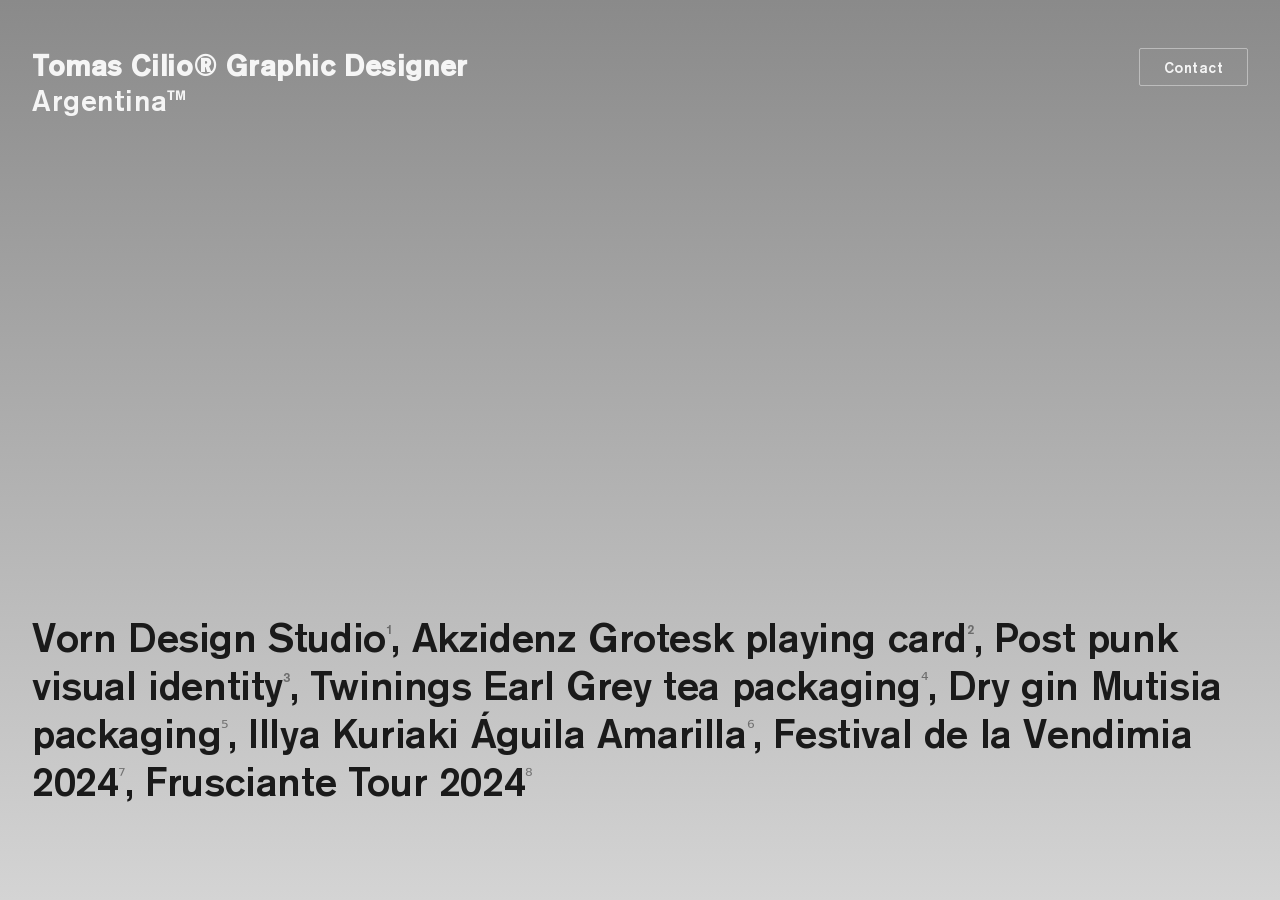
<file: docs/index.html>
<!DOCTYPE html>
<html lang="es">
<head>
    <link rel="icon" type="image/png" href="img/favicon.png">
    <meta charset="UTF-8">
    <meta name="viewport" content="width=device-width, initial-scale=1.0">
    <title>Tomas Cilio® – Graphic Designer</title>

    <link rel="stylesheet" href="estilos.css">
<!-- Google Tag Manager -->
<script>(function(w,d,s,l,i){w[l]=w[l]||[];w[l].push({'gtm.start':
new Date().getTime(),event:'gtm.js'});var f=d.getElementsByTagName(s)[0],
j=d.createElement(s),dl=l!='dataLayer'?'&l='+l:'';j.async=true;j.src=
'https://www.googletagmanager.com/gtm.js?id='+i+dl;f.parentNode.insertBefore(j,f);
})(window,document,'script','dataLayer','GTM-KZR62ZDW');</script>
<!-- End Google Tag Manager -->
</head>
<body>
    <!-- Google Tag Manager (noscript) -->
<noscript><iframe src="https://www.googletagmanager.com/ns.html?id=GTM-KZR62ZDW"
height="0" width="0" style="display:none;visibility:hidden"></iframe></noscript>
<!-- End Google Tag Manager (noscript) -->
    <!-- Header -->
    <header>
        <div class="header-left">
            <div class="name">Tomas Cilio® Graphic Designer</div>
            <div class="location">Argentina™</div>
        </div>
        <button class="contact-btn" id="contactBtn">Contact</button>
    </header>

    <!-- Contact Modal -->
    <div class="modal-overlay" id="modalOverlay">
        <div class="modal-card">
            <button class="close-btn" id="closeBtn" aria-label="Cerrar">×</button>
            <div class="name">Tomas Cilio® Graphic Designer</div>
            <div class="info">
                +54 11 3309-1489<br>
                Email: ciliotomas@gmail.com<br>
                Instagram: @tomascilio
            </div>
            <div class="copyright">©2026 Buenos Aires, Arg</div>
        </div>
    </div>

    <!-- Projects Section -->
    <section class="projects-section">
        <div class="projects-list">
            <a class="project-link" data-project="vorn">Vorn Design Studio<span class="project-number">¹</span></a>,
            <a class="project-link" data-project="Naipes">Akzidenz Grotesk playing card<span class="project-number">²</span></a>,
            <a class="project-link" data-project="postpunk">Post punk visual identity<span class="project-number">³</span></a>,
            <a class="project-link" data-project="twinings">Twinings Earl Grey tea packaging<span class="project-number">⁴</span></a>,
            <a class="project-link" data-project="mutisia">Dry gin Mutisia packaging<span class="project-number">⁵</span></a>,
            <a class="project-link" data-project="illya">Illya Kuriaki Águila Amarilla<span class="project-number">⁶</span></a>,
            <a class="project-link" data-project="vendimia">Festival de la Vendimia 2024<span class="project-number">⁷</span></a>,
            <a class="project-link" data-project="frusciante">Frusciante Tour 2024<span class="project-number">⁸</span></a>
        </div>
    </section>

    <!-- Project Viewer (Overlay) -->
    <div class="project-viewer" id="projectViewer">
        <div class="project-content" id="projectContent">
            <div class="project-images" id="projectImages"></div>
        </div>
    </div>

    <script>
        // ========================================
        // MODAL FUNCTIONALITY
        // ========================================
        const modalOverlay = document.getElementById('modalOverlay');
        const contactBtn = document.getElementById('contactBtn');
        const closeBtn = document.getElementById('closeBtn');

        // Open modal
        contactBtn.addEventListener('click', () => {
            modalOverlay.classList.add('active');
        });

        // Close modal on button click
        closeBtn.addEventListener('click', () => {
            modalOverlay.classList.remove('active');
        });

        // Close modal on overlay click
        modalOverlay.addEventListener('click', (e) => {
            if (e.target === modalOverlay) {
                modalOverlay.classList.remove('active');
            }
        });
// Cambiar texto del botón en responsive
function updateContactButton() {
    if (window.innerWidth <= 768) {
        contactBtn.textContent = '⋯';
    } else {
        contactBtn.textContent = 'Contact';
    }
}

// Ejecutar al cargar y al redimensionar
updateContactButton();
window.addEventListener('resize', updateContactButton);
        // ========================================
        // PROJECT VIEWER FUNCTIONALITY
        // ========================================
        const projectLinks = document.querySelectorAll('.project-link');
        const projectViewer = document.getElementById('projectViewer');
        const projectContent = document.getElementById('projectContent');
        const projectImages = document.getElementById('projectImages');

        // Project image data (3 images per project)
        const projectImageCount = {
            vorn: 18,
            Naipes:4,
            postpunk: 10,
            twinings: 8,
            mutisia: 8,
            illya: 6,
            vendimia: 4,
            frusciante: 7,
        };

        // Open project viewer
        projectLinks.forEach(link => {
            link.addEventListener('click', (e) => {
                e.preventDefault();
                const projectId = link.getAttribute('data-project');
                
                openProjectViewer(projectId);
            });
        });

      function openProjectViewer(projectId) {
    // Clear previous images
    projectImages.innerHTML = '';
    
    // Proyectos que NO tienen primera imagen ancha
    const noWideFirstImage = ['postpunk'];
    
    // Load project images  
    const imageCount = projectImageCount[projectId];
    for (let i = 1; i <= imageCount; i++) {
        const imageDiv = document.createElement('div');
        imageDiv.className = 'project-image';
        
        // Si es la primera imagen Y el proyecto NO está en la lista de excepciones
        if (i === 1 && !noWideFirstImage.includes(projectId)) {
            imageDiv.classList.add('wide-image');
        }
        
        // Crear elemento img real
        const img = document.createElement('img');
        img.src = `img/${projectId}-0${i}.jpg`;
        img.alt = `${projectId} image ${i}`;
        img.style.width = '100%';
        img.style.height = 'auto';
        img.style.display = 'block';
        imageDiv.appendChild(img);
        
        projectImages.appendChild(imageDiv);
    }
    
    // Show viewer
    projectViewer.classList.add('active');
    projectViewer.scrollTop = 0;
    document.body.classList.add('no-scroll');
}


        // Close project viewer when clicking outside images
projectViewer.addEventListener('click', (e) => {
    // Close if NOT clicking on an image
    if (!e.target.closest('.project-image')) {
        closeProjectViewer();
    }
});

        function closeProjectViewer() {
            projectViewer.classList.remove('active');
            document.body.classList.remove('no-scroll');
        }

        // Close on Escape key
        document.addEventListener('keydown', (e) => {
            if (e.key === 'Escape' && projectViewer.classList.contains('active')) {
                closeProjectViewer();
            }
        });
    </script>
</body>
</html>
</file>
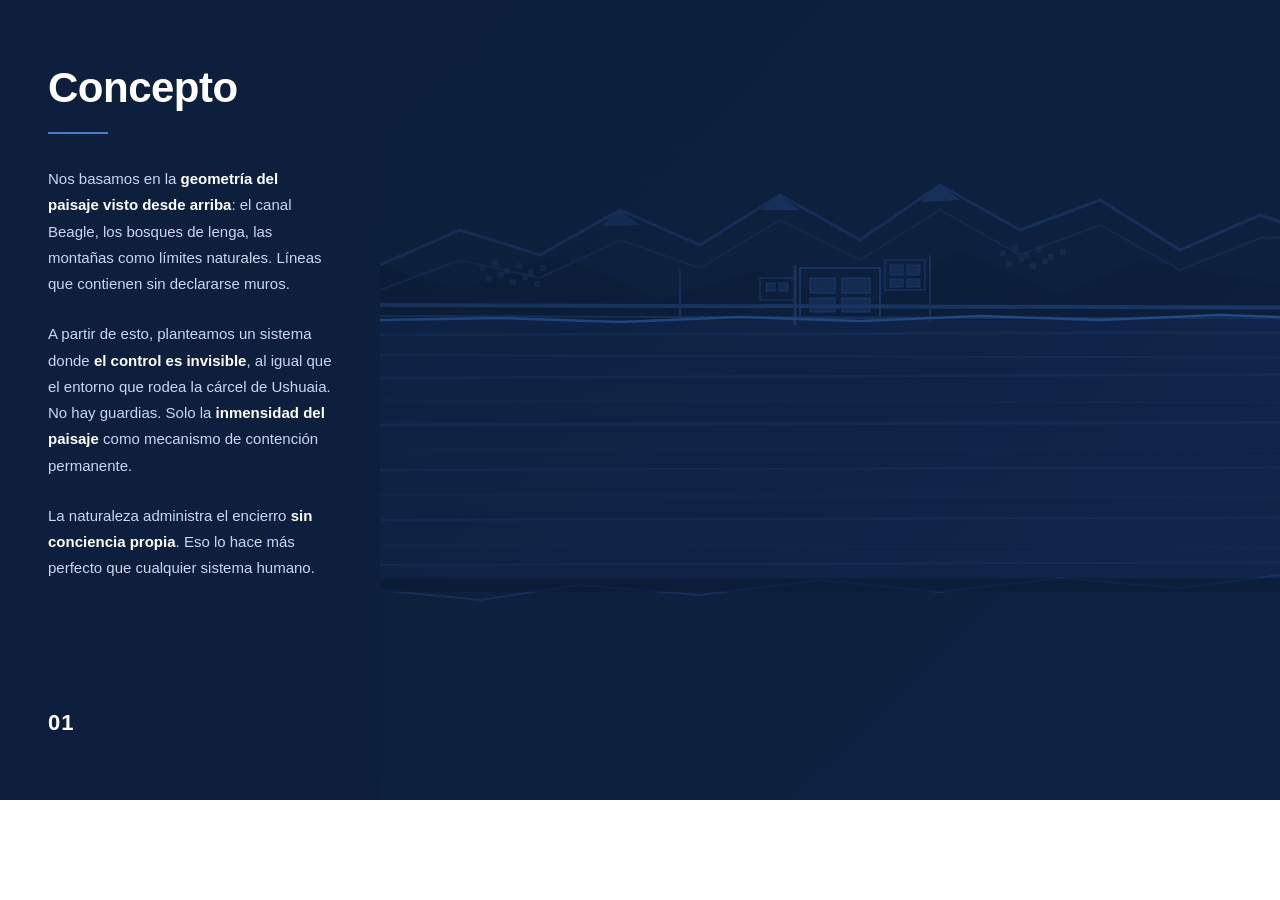
<file: concepto_01.html>
<!DOCTYPE html>
<html lang="es">
<head>
<meta charset="UTF-8">
<meta name="viewport" content="width=device-width, initial-scale=1.0">
<title>Concepto 01</title>
<style>
  * { margin: 0; padding: 0; box-sizing: border-box; }

  body {
    font-family: 'Helvetica Neue', Helvetica, Arial, sans-serif;
    width: 1400px;
    height: 800px;
    overflow: hidden;
    display: flex;
  }

  .left {
    width: 380px;
    min-width: 380px;
    background-color: #0d1f3c;
    padding: 64px 48px;
    display: flex;
    flex-direction: column;
    justify-content: space-between;
    position: relative;
    z-index: 2;
  }

  .left-content {}

  h1 {
    font-size: 42px;
    font-weight: 700;
    color: #ffffff;
    letter-spacing: -0.5px;
    margin-bottom: 20px;
  }

  .divider {
    width: 60px;
    height: 2px;
    background-color: #4a7cc7;
    margin-bottom: 32px;
  }

  p {
    font-size: 15px;
    line-height: 1.75;
    color: #c8d8f0;
    font-weight: 300;
    margin-bottom: 24px;
  }

  p strong {
    color: #ffffff;
    font-weight: 700;
  }

  .page-number {
    font-size: 22px;
    font-weight: 700;
    color: #ffffff;
    letter-spacing: 1px;
  }

  .right {
    flex: 1;
    position: relative;
    overflow: hidden;
  }

  /* Aerial landscape SVG background */
  .right svg {
    width: 100%;
    height: 100%;
    position: absolute;
    top: 0;
    left: 0;
  }

  /* Blue overlay */
  .overlay {
    position: absolute;
    top: 0; left: 0;
    width: 100%; height: 100%;
    background: linear-gradient(135deg, rgba(13,31,60,0.45) 0%, rgba(20,50,100,0.25) 100%);
    z-index: 1;
    pointer-events: none;
  }
</style>
</head>
<body>

<div class="left">
  <div class="left-content">
    <h1>Concepto</h1>
    <div class="divider"></div>
    <p>
      Nos basamos en la <strong>geometría del paisaje visto desde arriba</strong>:
      el canal Beagle, los bosques de lenga, las montañas como límites naturales.
      Líneas que contienen sin declararse muros.
    </p>
    <p>
      A partir de esto, planteamos un sistema donde <strong>el control es invisible</strong>,
      al igual que el entorno que rodea la cárcel de Ushuaia. No hay guardias.
      Solo la <strong>inmensidad del paisaje</strong> como mecanismo de contención permanente.
    </p>
    <p>
      La naturaleza administra el encierro <strong>sin conciencia propia</strong>.
      Eso lo hace más perfecto que cualquier sistema humano.
    </p>
  </div>
  <div class="page-number">01</div>
</div>

<div class="right">
  <svg viewBox="0 0 1020 800" preserveAspectRatio="xMidYMid slice" xmlns="http://www.w3.org/2000/svg">
    <defs>
      <filter id="blur1">
        <feGaussianBlur stdDeviation="0.6"/>
      </filter>
    </defs>

    <!-- Sky / base -->
    <rect width="1020" height="800" fill="#0a1a30"/>

    <!-- Water — Canal Beagle horizontal bands -->
    <rect x="0" y="320" width="1020" height="260" fill="#0e2244"/>
    <!-- Water texture lines -->
    <line x1="0" y1="335" x2="1020" y2="332" stroke="#162d55" stroke-width="3"/>
    <line x1="0" y1="355" x2="1020" y2="358" stroke="#162d55" stroke-width="2"/>
    <line x1="0" y1="378" x2="1020" y2="374" stroke="#162d55" stroke-width="2.5"/>
    <line x1="0" y1="400" x2="1020" y2="403" stroke="#132847" stroke-width="2"/>
    <line x1="0" y1="425" x2="1020" y2="422" stroke="#162d55" stroke-width="3"/>
    <line x1="0" y1="448" x2="1020" y2="451" stroke="#132847" stroke-width="1.5"/>
    <line x1="0" y1="470" x2="1020" y2="467" stroke="#162d55" stroke-width="2"/>
    <line x1="0" y1="495" x2="1020" y2="498" stroke="#132847" stroke-width="2.5"/>
    <line x1="0" y1="520" x2="1020" y2="517" stroke="#162d55" stroke-width="2"/>
    <line x1="0" y1="545" x2="1020" y2="548" stroke="#132847" stroke-width="1.5"/>
    <line x1="0" y1="565" x2="1020" y2="562" stroke="#162d55" stroke-width="2"/>

    <!-- Land mass top — mountains/terrain -->
    <polygon points="0,0 1020,0 1020,310 880,280 760,260 680,295 580,250 480,310 380,270 280,300 180,255 80,290 0,265" fill="#0c1e38"/>

    <!-- Mountain ridges -->
    <polyline points="0,265 80,230 160,255 240,210 320,245 400,195 480,240 560,185 640,230 720,200 800,250 880,215 940,235 1020,210"
      fill="none" stroke="#1a3560" stroke-width="3"/>
    <polyline points="0,290 80,260 160,278 240,240 320,268 400,220 480,260 560,210 640,255 720,225 800,270 880,238 1020,235"
      fill="none" stroke="#142b4e" stroke-width="2"/>

    <!-- Snow caps on peaks -->
    <polygon points="400,195 420,210 380,210" fill="#1e3f72" opacity="0.8"/>
    <polygon points="560,185 580,200 540,202" fill="#1e3f72" opacity="0.8"/>
    <polygon points="240,210 260,225 220,226" fill="#1e3f72" opacity="0.6"/>

    <!-- Forest areas — grid of small dots/rects -->
    <!-- Forest block 1 -->
    <g opacity="0.5">
      <rect x="100" y="265" width="6" height="6" rx="1" fill="#1a3a60"/>
      <rect x="112" y="260" width="6" height="6" rx="1" fill="#1a3a60"/>
      <rect x="124" y="268" width="6" height="6" rx="1" fill="#1a3a60"/>
      <rect x="136" y="263" width="6" height="6" rx="1" fill="#1a3a60"/>
      <rect x="148" y="270" width="6" height="6" rx="1" fill="#1a3a60"/>
      <rect x="160" y="265" width="6" height="6" rx="1" fill="#1a3a60"/>
      <rect x="106" y="276" width="6" height="6" rx="1" fill="#1a3a60"/>
      <rect x="118" y="272" width="6" height="6" rx="1" fill="#1a3a60"/>
      <rect x="130" y="279" width="6" height="6" rx="1" fill="#1a3a60"/>
      <rect x="142" y="274" width="6" height="6" rx="1" fill="#1a3a60"/>
      <rect x="154" y="281" width="6" height="6" rx="1" fill="#1a3a60"/>
    </g>

    <!-- Forest block 2 -->
    <g opacity="0.5">
      <rect x="620" y="250" width="6" height="6" rx="1" fill="#1a3a60"/>
      <rect x="632" y="245" width="6" height="6" rx="1" fill="#1a3a60"/>
      <rect x="644" y="252" width="6" height="6" rx="1" fill="#1a3a60"/>
      <rect x="656" y="247" width="6" height="6" rx="1" fill="#1a3a60"/>
      <rect x="668" y="254" width="6" height="6" rx="1" fill="#1a3a60"/>
      <rect x="680" y="249" width="6" height="6" rx="1" fill="#1a3a60"/>
      <rect x="626" y="261" width="6" height="6" rx="1" fill="#1a3a60"/>
      <rect x="638" y="256" width="6" height="6" rx="1" fill="#1a3a60"/>
      <rect x="650" y="263" width="6" height="6" rx="1" fill="#1a3a60"/>
      <rect x="662" y="258" width="6" height="6" rx="1" fill="#1a3a60"/>
    </g>

    <!-- Urban grid / prison area — geometric blocks -->
    <g opacity="0.8">
      <!-- Main structure -->
      <rect x="420" y="268" width="80" height="50" fill="none" stroke="#2a5090" stroke-width="1.5"/>
      <rect x="430" y="278" width="25" height="15" fill="#1a3560" stroke="#2a5090" stroke-width="1"/>
      <rect x="462" y="278" width="28" height="15" fill="#1a3560" stroke="#2a5090" stroke-width="1"/>
      <rect x="430" y="298" width="25" height="14" fill="#1a3560" stroke="#2a5090" stroke-width="1"/>
      <rect x="462" y="298" width="28" height="14" fill="#1a3560" stroke="#2a5090" stroke-width="1"/>

      <!-- Adjacent blocks -->
      <rect x="505" y="260" width="40" height="30" fill="none" stroke="#2a5090" stroke-width="1"/>
      <rect x="510" y="265" width="13" height="10" fill="#1a3560" stroke="#2a5090" stroke-width="0.8"/>
      <rect x="527" y="265" width="13" height="10" fill="#1a3560" stroke="#2a5090" stroke-width="0.8"/>
      <rect x="510" y="279" width="13" height="8" fill="#1a3560" stroke="#2a5090" stroke-width="0.8"/>
      <rect x="527" y="279" width="13" height="8" fill="#1a3560" stroke="#2a5090" stroke-width="0.8"/>

      <rect x="380" y="278" width="35" height="22" fill="none" stroke="#2a5090" stroke-width="1"/>
      <rect x="386" y="283" width="9" height="8" fill="#1a3560" stroke="#2a5090" stroke-width="0.8"/>
      <rect x="399" y="283" width="9" height="8" fill="#1a3560" stroke="#2a5090" stroke-width="0.8"/>
    </g>

    <!-- Roads / paths -->
    <line x1="0" y1="305" x2="1020" y2="308" stroke="#1e3d6e" stroke-width="4"/>
    <line x1="0" y1="316" x2="1020" y2="319" stroke="#1a3560" stroke-width="2"/>
    <line x1="415" y1="265" x2="415" y2="325" stroke="#1e3d6e" stroke-width="3"/>
    <line x1="550" y1="255" x2="550" y2="322" stroke="#1a3560" stroke-width="2"/>
    <line x1="300" y1="270" x2="300" y2="320" stroke="#1a3560" stroke-width="2"/>

    <!-- Coastline edge -->
    <polyline points="0,320 120,318 240,322 360,317 480,321 600,316 720,320 840,315 960,319 1020,317"
      fill="none" stroke="#2a5a9e" stroke-width="2.5"/>

    <!-- Land mass bottom — Isla Navarino -->
    <rect x="0" y="590" width="1020" height="210" fill="#0c1e38"/>
    <polyline points="0,590 100,600 200,585 320,595 440,580 560,592 680,578 800,588 900,575 1020,585"
      fill="none" stroke="#1a3560" stroke-width="2"/>

    <!-- Horizon mist line -->
    <rect x="0" y="578" width="1020" height="14" fill="#0a1830" opacity="0.7"/>

    <!-- Wind lines — subtle horizontal -->
    <line x1="0" y1="150" x2="1020" y2="148" stroke="#112240" stroke-width="1" opacity="0.5"/>
    <line x1="0" y1="180" x2="1020" y2="183" stroke="#112240" stroke-width="1" opacity="0.4"/>
    <line x1="0" y1="60"  x2="1020" y2="63"  stroke="#112240" stroke-width="1" opacity="0.3"/>

  </svg>
  <div class="overlay"></div>
</div>

</body>
</html>
</file>
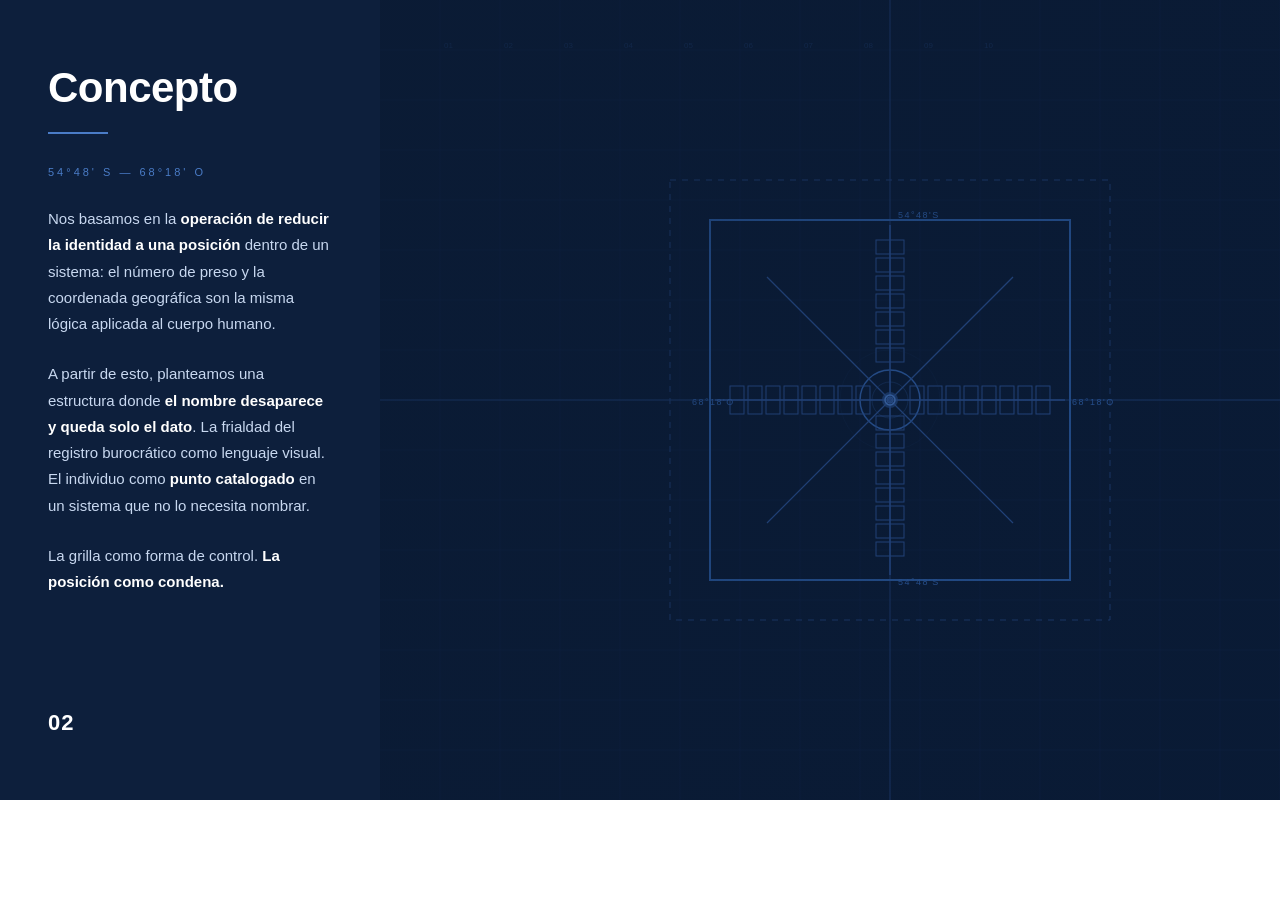
<file: concepto_02.html>
<!DOCTYPE html>
<html lang="es">
<head>
<meta charset="UTF-8">
<meta name="viewport" content="width=device-width, initial-scale=1.0">
<title>Concepto 02</title>
<style>
  * { margin: 0; padding: 0; box-sizing: border-box; }

  body {
    font-family: 'Helvetica Neue', Helvetica, Arial, sans-serif;
    width: 1400px;
    height: 800px;
    overflow: hidden;
    display: flex;
  }

  .left {
    width: 380px;
    min-width: 380px;
    background-color: #0d1f3c;
    padding: 64px 48px;
    display: flex;
    flex-direction: column;
    justify-content: space-between;
    position: relative;
    z-index: 2;
  }

  h1 {
    font-size: 42px;
    font-weight: 700;
    color: #ffffff;
    letter-spacing: -0.5px;
    margin-bottom: 20px;
  }

  .divider {
    width: 60px;
    height: 2px;
    background-color: #4a7cc7;
    margin-bottom: 32px;
  }

  p {
    font-size: 15px;
    line-height: 1.75;
    color: #c8d8f0;
    font-weight: 300;
    margin-bottom: 24px;
  }

  p strong {
    color: #ffffff;
    font-weight: 700;
  }

  .coordinate {
    font-size: 11px;
    letter-spacing: 3px;
    color: #4a7cc7;
    font-weight: 400;
    text-transform: uppercase;
    margin-bottom: 28px;
  }

  .page-number {
    font-size: 22px;
    font-weight: 700;
    color: #ffffff;
    letter-spacing: 1px;
  }

  .right {
    flex: 1;
    position: relative;
    overflow: hidden;
  }

  .right svg {
    width: 100%;
    height: 100%;
    position: absolute;
    top: 0; left: 0;
  }

  .overlay {
    position: absolute;
    top: 0; left: 0;
    width: 100%; height: 100%;
    background: linear-gradient(120deg, rgba(13,31,60,0.5) 0%, rgba(15,40,85,0.2) 100%);
    z-index: 1;
  }
</style>
</head>
<body>

<div class="left">
  <div class="left-content">
    <h1>Concepto</h1>
    <div class="divider"></div>
    <div class="coordinate">54°48' S — 68°18' O</div>
    <p>
      Nos basamos en la <strong>operación de reducir la identidad a una posición</strong>
      dentro de un sistema: el número de preso y la coordenada geográfica
      son la misma lógica aplicada al cuerpo humano.
    </p>
    <p>
      A partir de esto, planteamos una estructura donde <strong>el nombre desaparece
      y queda solo el dato</strong>. La frialdad del registro burocrático como lenguaje visual.
      El individuo como <strong>punto catalogado</strong> en un sistema que no lo necesita nombrar.
    </p>
    <p>
      La grilla como forma de control. <strong>La posición como condena.</strong>
    </p>
  </div>
  <div class="page-number">02</div>
</div>

<div class="right">
  <svg viewBox="0 0 1020 800" preserveAspectRatio="xMidYMid slice" xmlns="http://www.w3.org/2000/svg">

    <!-- Base -->
    <rect width="1020" height="800" fill="#08172d"/>

    <!-- GRID — coordinate system, vast and cold -->
    <!-- Vertical lines -->
    <g stroke="#112240" stroke-width="0.8" opacity="0.6">
      <line x1="60"  y1="0" x2="60"  y2="800"/>
      <line x1="120" y1="0" x2="120" y2="800"/>
      <line x1="180" y1="0" x2="180" y2="800"/>
      <line x1="240" y1="0" x2="240" y2="800"/>
      <line x1="300" y1="0" x2="300" y2="800"/>
      <line x1="360" y1="0" x2="360" y2="800"/>
      <line x1="420" y1="0" x2="420" y2="800"/>
      <line x1="480" y1="0" x2="480" y2="800"/>
      <line x1="540" y1="0" x2="540" y2="800"/>
      <line x1="600" y1="0" x2="600" y2="800"/>
      <line x1="660" y1="0" x2="660" y2="800"/>
      <line x1="720" y1="0" x2="720" y2="800"/>
      <line x1="780" y1="0" x2="780" y2="800"/>
      <line x1="840" y1="0" x2="840" y2="800"/>
      <line x1="900" y1="0" x2="900" y2="800"/>
      <line x1="960" y1="0" x2="960" y2="800"/>
    </g>

    <!-- Horizontal lines -->
    <g stroke="#112240" stroke-width="0.8" opacity="0.6">
      <line x1="0" y1="50"  x2="1020" y2="50"/>
      <line x1="0" y1="100" x2="1020" y2="100"/>
      <line x1="0" y1="150" x2="1020" y2="150"/>
      <line x1="0" y1="200" x2="1020" y2="200"/>
      <line x1="0" y1="250" x2="1020" y2="250"/>
      <line x1="0" y1="300" x2="1020" y2="300"/>
      <line x1="0" y1="350" x2="1020" y2="350"/>
      <line x1="0" y1="400" x2="1020" y2="400"/>
      <line x1="0" y1="450" x2="1020" y2="450"/>
      <line x1="0" y1="500" x2="1020" y2="500"/>
      <line x1="0" y1="550" x2="1020" y2="550"/>
      <line x1="0" y1="600" x2="1020" y2="600"/>
      <line x1="0" y1="650" x2="1020" y2="650"/>
      <line x1="0" y1="700" x2="1020" y2="700"/>
      <line x1="0" y1="750" x2="1020" y2="750"/>
    </g>

    <!-- Thicker axes — cardinal lines -->
    <line x1="510" y1="0" x2="510" y2="800" stroke="#1a3560" stroke-width="1.5" opacity="0.8"/>
    <line x1="0" y1="400" x2="1020" y2="400" stroke="#1a3560" stroke-width="1.5" opacity="0.8"/>

    <!-- PRISON FLOOR PLAN — center of grid -->
    <!-- Outer perimeter -->
    <rect x="330" y="220" width="360" height="360" fill="none" stroke="#2a5a9e" stroke-width="2"/>

    <!-- Radial corridor structure — star/wheel plan like Ushuaia prison -->
    <!-- Center point -->
    <circle cx="510" cy="400" r="30" fill="none" stroke="#3060a8" stroke-width="1.5"/>
    <circle cx="510" cy="400" r="8" fill="#1e3f72"/>
    <circle cx="510" cy="400" r="3" fill="#4a7cc7"/>

    <!-- Radial arms — corridors -->
    <line x1="510" y1="400" x2="510" y2="225" stroke="#2a5090" stroke-width="1.5"/>
    <line x1="510" y1="400" x2="510" y2="575" stroke="#2a5090" stroke-width="1.5"/>
    <line x1="510" y1="400" x2="335" y2="400" stroke="#2a5090" stroke-width="1.5"/>
    <line x1="510" y1="400" x2="685" y2="400" stroke="#2a5090" stroke-width="1.5"/>
    <line x1="510" y1="400" x2="387" y2="277" stroke="#2a5090" stroke-width="1.2"/>
    <line x1="510" y1="400" x2="633" y2="277" stroke="#2a5090" stroke-width="1.2"/>
    <line x1="510" y1="400" x2="387" y2="523" stroke="#2a5090" stroke-width="1.2"/>
    <line x1="510" y1="400" x2="633" y2="523" stroke="#2a5090" stroke-width="1.2"/>

    <!-- Cell blocks along corridors -->
    <!-- North corridor cells -->
    <g fill="none" stroke="#2a5090" stroke-width="1">
      <rect x="496" y="240" width="28" height="14"/>
      <rect x="496" y="258" width="28" height="14"/>
      <rect x="496" y="276" width="28" height="14"/>
      <rect x="496" y="294" width="28" height="14"/>
      <rect x="496" y="312" width="28" height="14"/>
      <rect x="496" y="330" width="28" height="14"/>
      <rect x="496" y="348" width="28" height="14"/>
    </g>
    <!-- South corridor cells -->
    <g fill="none" stroke="#2a5090" stroke-width="1">
      <rect x="496" y="416" width="28" height="14"/>
      <rect x="496" y="434" width="28" height="14"/>
      <rect x="496" y="452" width="28" height="14"/>
      <rect x="496" y="470" width="28" height="14"/>
      <rect x="496" y="488" width="28" height="14"/>
      <rect x="496" y="506" width="28" height="14"/>
      <rect x="496" y="524" width="28" height="14"/>
      <rect x="496" y="542" width="28" height="14"/>
    </g>
    <!-- East corridor cells -->
    <g fill="none" stroke="#2a5090" stroke-width="1">
      <rect x="530" y="386" width="14" height="28"/>
      <rect x="548" y="386" width="14" height="28"/>
      <rect x="566" y="386" width="14" height="28"/>
      <rect x="584" y="386" width="14" height="28"/>
      <rect x="602" y="386" width="14" height="28"/>
      <rect x="620" y="386" width="14" height="28"/>
      <rect x="638" y="386" width="14" height="28"/>
      <rect x="656" y="386" width="14" height="28"/>
    </g>
    <!-- West corridor cells -->
    <g fill="none" stroke="#2a5090" stroke-width="1">
      <rect x="476" y="386" width="14" height="28"/>
      <rect x="458" y="386" width="14" height="28"/>
      <rect x="440" y="386" width="14" height="28"/>
      <rect x="422" y="386" width="14" height="28"/>
      <rect x="404" y="386" width="14" height="28"/>
      <rect x="386" y="386" width="14" height="28"/>
      <rect x="368" y="386" width="14" height="28"/>
      <rect x="350" y="386" width="14" height="28"/>
    </g>

    <!-- Outer containment ring — dashed -->
    <rect x="290" y="180" width="440" height="440" fill="none" stroke="#1e3d6e" stroke-width="1" stroke-dasharray="6,6"/>

    <!-- Coordinate labels — cold, bureaucratic -->
    <text x="518" y="218" font-family="'Helvetica Neue', Helvetica, Arial, sans-serif"
      font-size="9" fill="#3060a8" letter-spacing="1.5">54°48'S</text>
    <text x="518" y="585" font-family="'Helvetica Neue', Helvetica, Arial, sans-serif"
      font-size="9" fill="#3060a8" letter-spacing="1.5">54°48'S</text>
    <text x="692" y="405" font-family="'Helvetica Neue', Helvetica, Arial, sans-serif"
      font-size="9" fill="#3060a8" letter-spacing="1.5">68°18'O</text>
    <text x="312" y="405" font-family="'Helvetica Neue', Helvetica, Arial, sans-serif"
      font-size="9" fill="#3060a8" letter-spacing="1.5">68°18'O</text>

    <!-- Grid coordinate numbers — sparse, cold -->
    <text x="64"  y="48" font-family="'Helvetica Neue', Helvetica, Arial, sans-serif"
      font-size="8" fill="#1a3560" opacity="0.7">01</text>
    <text x="124" y="48" font-family="'Helvetica Neue', Helvetica, Arial, sans-serif"
      font-size="8" fill="#1a3560" opacity="0.7">02</text>
    <text x="184" y="48" font-family="'Helvetica Neue', Helvetica, Arial, sans-serif"
      font-size="8" fill="#1a3560" opacity="0.7">03</text>
    <text x="244" y="48" font-family="'Helvetica Neue', Helvetica, Arial, sans-serif"
      font-size="8" fill="#1a3560" opacity="0.7">04</text>
    <text x="304" y="48" font-family="'Helvetica Neue', Helvetica, Arial, sans-serif"
      font-size="8" fill="#1a3560" opacity="0.7">05</text>
    <text x="364" y="48" font-family="'Helvetica Neue', Helvetica, Arial, sans-serif"
      font-size="8" fill="#1a3560" opacity="0.7">06</text>
    <text x="424" y="48" font-family="'Helvetica Neue', Helvetica, Arial, sans-serif"
      font-size="8" fill="#1a3560" opacity="0.7">07</text>
    <text x="484" y="48" font-family="'Helvetica Neue', Helvetica, Arial, sans-serif"
      font-size="8" fill="#1a3560" opacity="0.7">08</text>
    <text x="544" y="48" font-family="'Helvetica Neue', Helvetica, Arial, sans-serif"
      font-size="8" fill="#1a3560" opacity="0.7">09</text>
    <text x="604" y="48" font-family="'Helvetica Neue', Helvetica, Arial, sans-serif"
      font-size="8" fill="#1a3560" opacity="0.7">10</text>

    <!-- Single human figure — center, tiny, overwhelmed by system -->
    <circle cx="510" cy="400" r="5" fill="none" stroke="#4a7cc7" stroke-width="1.5"/>
    <!-- The dot is already there — amplify with a pulse ring -->
    <circle cx="510" cy="400" r="18" fill="none" stroke="#2a5090" stroke-width="0.8" opacity="0.5"/>
    <circle cx="510" cy="400" r="50" fill="none" stroke="#1e3d6e" stroke-width="0.5" opacity="0.3"/>

  </svg>
  <div class="overlay"></div>
</div>

</body>
</html>
</file>
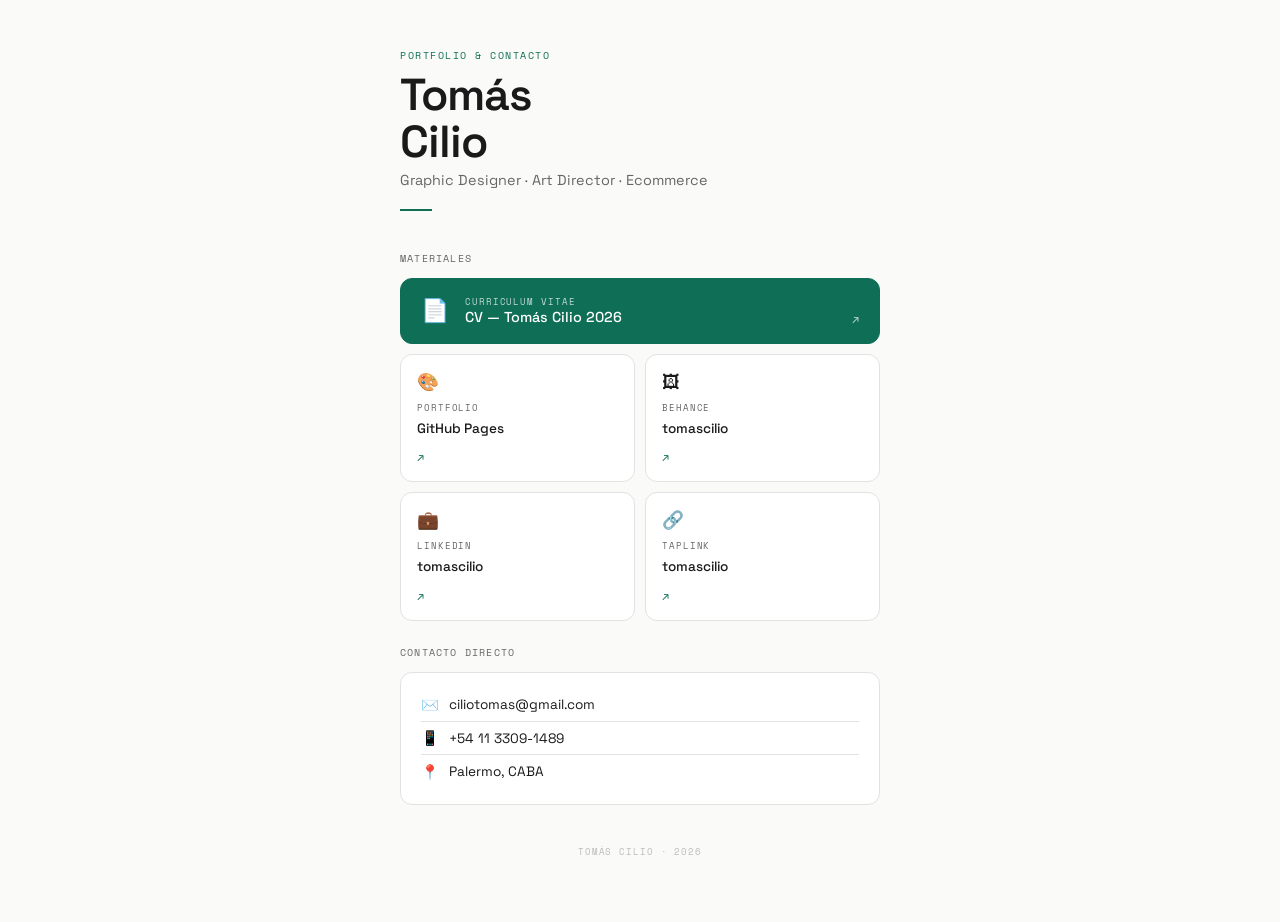
<file: docs/hub.html>
<!DOCTYPE html>
<html lang="es">
<head>
<meta charset="UTF-8">
<meta name="viewport" content="width=device-width, initial-scale=1.0">
<title>Tomás Cilio — Graphic Designer</title>
<style>
  @import url('https://fonts.googleapis.com/css2?family=Space+Grotesk:wght@300;400;500;600&family=Space+Mono:wght@400;700&display=swap');

  *, *::before, *::after { box-sizing: border-box; margin: 0; padding: 0; }

  :root {
    --teal: #0F6E56;
    --teal-light: #1D9E75;
    --teal-pale: #E1F5EE;
    --ink: #1A1A1A;
    --muted: #666;
    --border: #e2e2e2;
    --bg: #FAFAF8;
    --card: #fff;
  }

  body {
    font-family: 'Space Grotesk', sans-serif;
    background: var(--bg);
    color: var(--ink);
    min-height: 100vh;
    padding: 0 1rem;
  }

  .wrap {
    max-width: 480px;
    margin: 0 auto;
    padding: 3rem 0 4rem;
  }

  /* Header */
  .header {
    margin-bottom: 2.5rem;
  }

  .eyebrow {
    font-family: 'Space Mono', monospace;
    font-size: 10px;
    letter-spacing: 0.15em;
    text-transform: uppercase;
    color: var(--teal);
    margin-bottom: 0.5rem;
  }

  .name {
    font-size: clamp(2rem, 8vw, 2.8rem);
    font-weight: 600;
    line-height: 1.05;
    letter-spacing: -0.02em;
    color: var(--ink);
  }

  .role {
    font-size: 0.9rem;
    color: var(--muted);
    margin-top: 0.4rem;
    font-weight: 400;
  }

  .divider {
    width: 2rem;
    height: 2px;
    background: var(--teal);
    margin: 1.25rem 0;
  }

  /* Cards grid */
  .section-label {
    font-family: 'Space Mono', monospace;
    font-size: 10px;
    letter-spacing: 0.12em;
    text-transform: uppercase;
    color: var(--muted);
    margin-bottom: 0.75rem;
  }

  .cards {
    display: grid;
    grid-template-columns: 1fr 1fr;
    gap: 10px;
    margin-bottom: 1.5rem;
  }

  .card {
    background: var(--card);
    border: 1px solid var(--border);
    border-radius: 12px;
    padding: 1rem;
    text-decoration: none;
    color: inherit;
    display: flex;
    flex-direction: column;
    gap: 0.35rem;
    transition: border-color 0.15s, transform 0.15s;
    -webkit-tap-highlight-color: transparent;
  }

  .card:active {
    transform: scale(0.97);
    border-color: var(--teal-light);
  }

  .card-icon {
    font-size: 1.1rem;
    margin-bottom: 0.15rem;
  }

  .card-label {
    font-family: 'Space Mono', monospace;
    font-size: 9px;
    letter-spacing: 0.1em;
    text-transform: uppercase;
    color: var(--muted);
  }

  .card-title {
    font-size: 0.85rem;
    font-weight: 500;
    color: var(--ink);
    line-height: 1.3;
  }

  .card-arrow {
    font-size: 0.75rem;
    color: var(--teal);
    margin-top: auto;
    padding-top: 0.4rem;
  }

  /* CV card full width */
  .card-full {
    grid-column: 1 / -1;
    flex-direction: row;
    align-items: center;
    gap: 1rem;
    background: var(--teal);
    border-color: var(--teal);
    border-radius: 12px;
    padding: 1rem 1.25rem;
  }

  .card-full .card-label,
  .card-full .card-title,
  .card-full .card-arrow {
    color: rgba(255,255,255,0.75);
  }

  .card-full .card-title {
    color: #fff;
    font-size: 0.9rem;
  }

  .card-full .card-icon {
    font-size: 1.4rem;
    flex-shrink: 0;
  }

  .card-full .card-text { flex: 1; }

  /* Contact */
  .contact-block {
    background: var(--card);
    border: 1px solid var(--border);
    border-radius: 12px;
    padding: 1rem 1.25rem;
    margin-bottom: 1.5rem;
  }

  .contact-row {
    display: flex;
    align-items: center;
    gap: 0.6rem;
    padding: 0.45rem 0;
    font-size: 0.85rem;
    color: var(--muted);
    border-bottom: 1px solid var(--border);
    text-decoration: none;
  }

  .contact-row:last-child { border-bottom: none; }

  .contact-row .ci { font-size: 0.9rem; flex-shrink: 0; }

  .contact-row span { color: var(--ink); }

  /* Footer */
  .footer {
    text-align: center;
    font-family: 'Space Mono', monospace;
    font-size: 9px;
    letter-spacing: 0.1em;
    color: #bbb;
    text-transform: uppercase;
    padding-top: 1rem;
  }
</style>
</head>
<body>
<div class="wrap">

  <header class="header">
    <p class="eyebrow">Portfolio &amp; Contacto</p>
    <h1 class="name">Tomás<br>Cilio</h1>
    <p class="role">Graphic Designer · Art Director · Ecommerce</p>
    <div class="divider"></div>
  </header>

  <p class="section-label">Materiales</p>
  <div class="cards">

    <a class="card card-full" href="https://drive.google.com/drive/folders/13Gu-YDpuaSe0V9dvFnLfGJsJoAJle3_0" target="_blank">
      <div class="card-icon">📄</div>
      <div class="card-text">
        <p class="card-label">Curriculum vitae</p>
        <p class="card-title">CV — Tomás Cilio 2026</p>
      </div>
      <div class="card-arrow">↗</div>
    </a>

    <a class="card" href="https://tomascilio.github.io/Tomascilio/" target="_blank">
      <div class="card-icon">🎨</div>
      <p class="card-label">Portfolio</p>
      <p class="card-title">GitHub Pages</p>
      <p class="card-arrow">↗</p>
    </a>

    <a class="card" href="https://www.behance.net/tomascilio" target="_blank">
      <div class="card-icon">🖼</div>
      <p class="card-label">Behance</p>
      <p class="card-title">tomascilio</p>
      <p class="card-arrow">↗</p>
    </a>

    <a class="card" href="https://www.linkedin.com/in/tomascilio/" target="_blank">
      <div class="card-icon">💼</div>
      <p class="card-label">LinkedIn</p>
      <p class="card-title">tomascilio</p>
      <p class="card-arrow">↗</p>
    </a>

    <a class="card" href="https://tomascilio.taplink.bio" target="_blank">
      <div class="card-icon">🔗</div>
      <p class="card-label">Taplink</p>
      <p class="card-title">tomascilio</p>
      <p class="card-arrow">↗</p>
    </a>

  </div>

  <p class="section-label">Contacto directo</p>
  <div class="contact-block">
    <a class="contact-row" href="mailto:ciliotomas@gmail.com">
      <span class="ci">✉️</span>
      <span>ciliotomas@gmail.com</span>
    </a>
    <a class="contact-row" href="tel:+541133091489">
      <span class="ci">📱</span>
      <span>+54 11 3309-1489</span>
    </a>
    <div class="contact-row">
      <span class="ci">📍</span>
      <span>Palermo, CABA</span>
    </div>
  </div>

  <p class="footer">Tomás Cilio · 2026</p>

</div>
</body>
</html>
</file>
<file: docs/estilos.css>
/* ========================================
   FONTS
   ======================================== */
@font-face {
    font-family: 'Akzidenz-Grotesk';
    src: url('fuentes/AkzidenzGrotesk-Medium.woff2');
    font-weight: 300;
    font-style: normal;
    font-display: swap;
}




/* ========================================
   RESET & BASE
   ======================================== */
* {
    margin: 0;
    padding: 0;
    box-sizing: border-box;
}

body {
    font-family: "Akzidenz-Grotesk" ;
    background: linear-gradient(to bottom, #8a8a8a 0%, #d4d4d4 100%);
    background-attachment: fixed;
    min-height: 100vh;
    color: #1a1a1a;
    line-height: 1.6;
}

body.no-scroll {
    overflow: hidden;
}

/* ========================================
   HEADER
   ======================================== */
header {
    display: flex;
    justify-content: space-between;
    align-items: flex-start;
    padding: 3rem 2rem 3rem 2rem;
    max-width: 100%;
    margin: 0 auto;
}

.header-left {
    color: #f5f5f5;
    font-size:  1.8rem;
    letter-spacing: 0.02em;
    line-height: 1.2;
}

.header-left .name {
    font-weight: 600;
}

.header-left .location {
    font-weight: 300;
}

/* Contact button */
.contact-btn {
    background: transparent;
    border: 1px solid rgba(255, 255, 255, 0.4);
    color: #f5f5f5;
    padding: 0.6rem 1.5rem;
    font-size: 0.9rem;
    cursor: pointer;
    border-radius: 2px;
    font-family: inherit;
    letter-spacing: 0.03em;
    transition: all 0.2s ease;
}

.contact-btn:hover {
    background: rgba(255, 255, 255, 0.1);
    border-color: rgba(255, 255, 255, 0.6);
}

/* ========================================
   MODAL
   ======================================== */
.modal-overlay {
    display: none;
    position: fixed;
    top: 0;
    left: 0;
    width: 100%;
    height: 100%;
    background: rgba(0, 0, 0, 0.233);
    z-index: 1000;
    justify-content: center;
    align-items: center;
}

.modal-overlay.active {
    display: flex;
}

.modal-card {
    background: #050505;
    color: #f5f5f5;
    padding: 3rem 3.5rem;
    border-radius: 8px;
    max-width: 480px;
    width: 90%;
    position: relative;
    line-height: 2;
    letter-spacing: 0.02em;
    text-align: center
}

.modal-card .name {
    font-weight: 700;
    margin-bottom: 1.5rem;
    font-size: 1.05rem;

}

.modal-card .info {
    font-weight: 500;
    font-size: 1.1rem;
    line-height: 1.2;
   
}

.modal-card .copyright {
    margin-top: 2rem;
    font-size: 0.85rem;
    opacity: 0.7;
}

.close-btn {
    position: absolute;
    top: 1.2rem;
    right: 1.5rem;
    background: transparent;
    border: none;
    color: #f5f5f5;
    font-size: 1.8rem;
    cursor: pointer;
    line-height: 1;
    padding: 0;
    width: 30px;
    height: 30px;
    opacity: 0.7;
    transition: opacity 0.2s;
}

.close-btn:hover {
    opacity: 1;
}

/* ========================================
   PROJECTS SECTION
   ======================================== */
.projects-section {
    max-width: 100%;
    margin: 28rem auto 1rem;
    padding: 0 2rem; 
}

.projects-list {
    font-size: 2.5rem;
    line-height: 1.2;
    font-weight: 300;
    letter-spacing: -0.01em;

}


.project-link {
    color: #1a1a1a;
    text-decoration: none;
    cursor: pointer;
    transition: opacity 0.2s;
    border-bottom: 1px solid transparent;
}

.project-link:hover {
    opacity: 0.6;
}

.project-number {
    font-size: 1.2rem;
    vertical-align: super;
    opacity: 0.5;
}

/* ========================================
   PROJECT VIEWER (OVERLAY)
   ======================================== */
.project-viewer {
    display: none;
    position: fixed;
    top: 0;
    left: 0;
    width: 100%;
    height: 100vh;
    z-index: 2000;
    overflow-y: auto;
    cursor: pointer;
}

.project-viewer.active {
    display: block;
}

.project-content {
    max-width: 1900px;
    margin: 0 auto;
    padding: 3rem 4rem 6rem;
    cursor: default;
}

.project-image {
    width: 100%;
    background: #e5e5e5;
    display: flex;
    align-items: center;
    justify-content: center;
    color: #999;
    font-size: 0.85rem;
    letter-spacing: 0.05em;
    border-radius: 2px;
    overflow: hidden;
}

.project-image img {
    width: 100%;
    height: auto;
    display: block;
}

.project-images {
    display: grid;
    grid-template-columns: repeat(2, 1fr);
    gap: 1rem;
}


/* Primera imagen ocupa dos columnas SOLO si tiene la clase */
.project-image.wide-image {
    grid-column: 1 / -1;
}

/* ========================================
   RESPONSIVE
   ======================================== */
@media (max-width: 480px) {
    header {
        padding: 2rem 2rem;
        flex-direction: row;
        justify-content: space-between;
        align-items: flex-start;
        gap: 2rem;
    }

    .header-left {
        font-size: 1.2rem;
    }

    .contact-btn {
        width: 50px;
        height: 50px;
        padding: 0;
        font-size: 1.5rem;
        line-height: 1;
        border-radius: 0;
        display: flex;
        align-items: center;
        justify-content: center;
        writing-mode: vertical-lr;
        letter-spacing: -0.3em;
    }

    .projects-section {
        padding: 0 2rem;
        margin: 24rem auto 3rem;
    }

    .projects-list {
        font-size: 1.4rem;
    }

    .project-number {
        font-size: 0.75rem;
    }

    .modal-card {
        padding: 2.5rem 2rem;
    }

    .project-content {
        padding: 1.5rem 1.5rem 3rem;
    }

    .project-images {
        grid-template-columns: 1fr;
        gap: 2rem;
    }

    .project-image {
        min-height: auto;
    }
}
</file>
